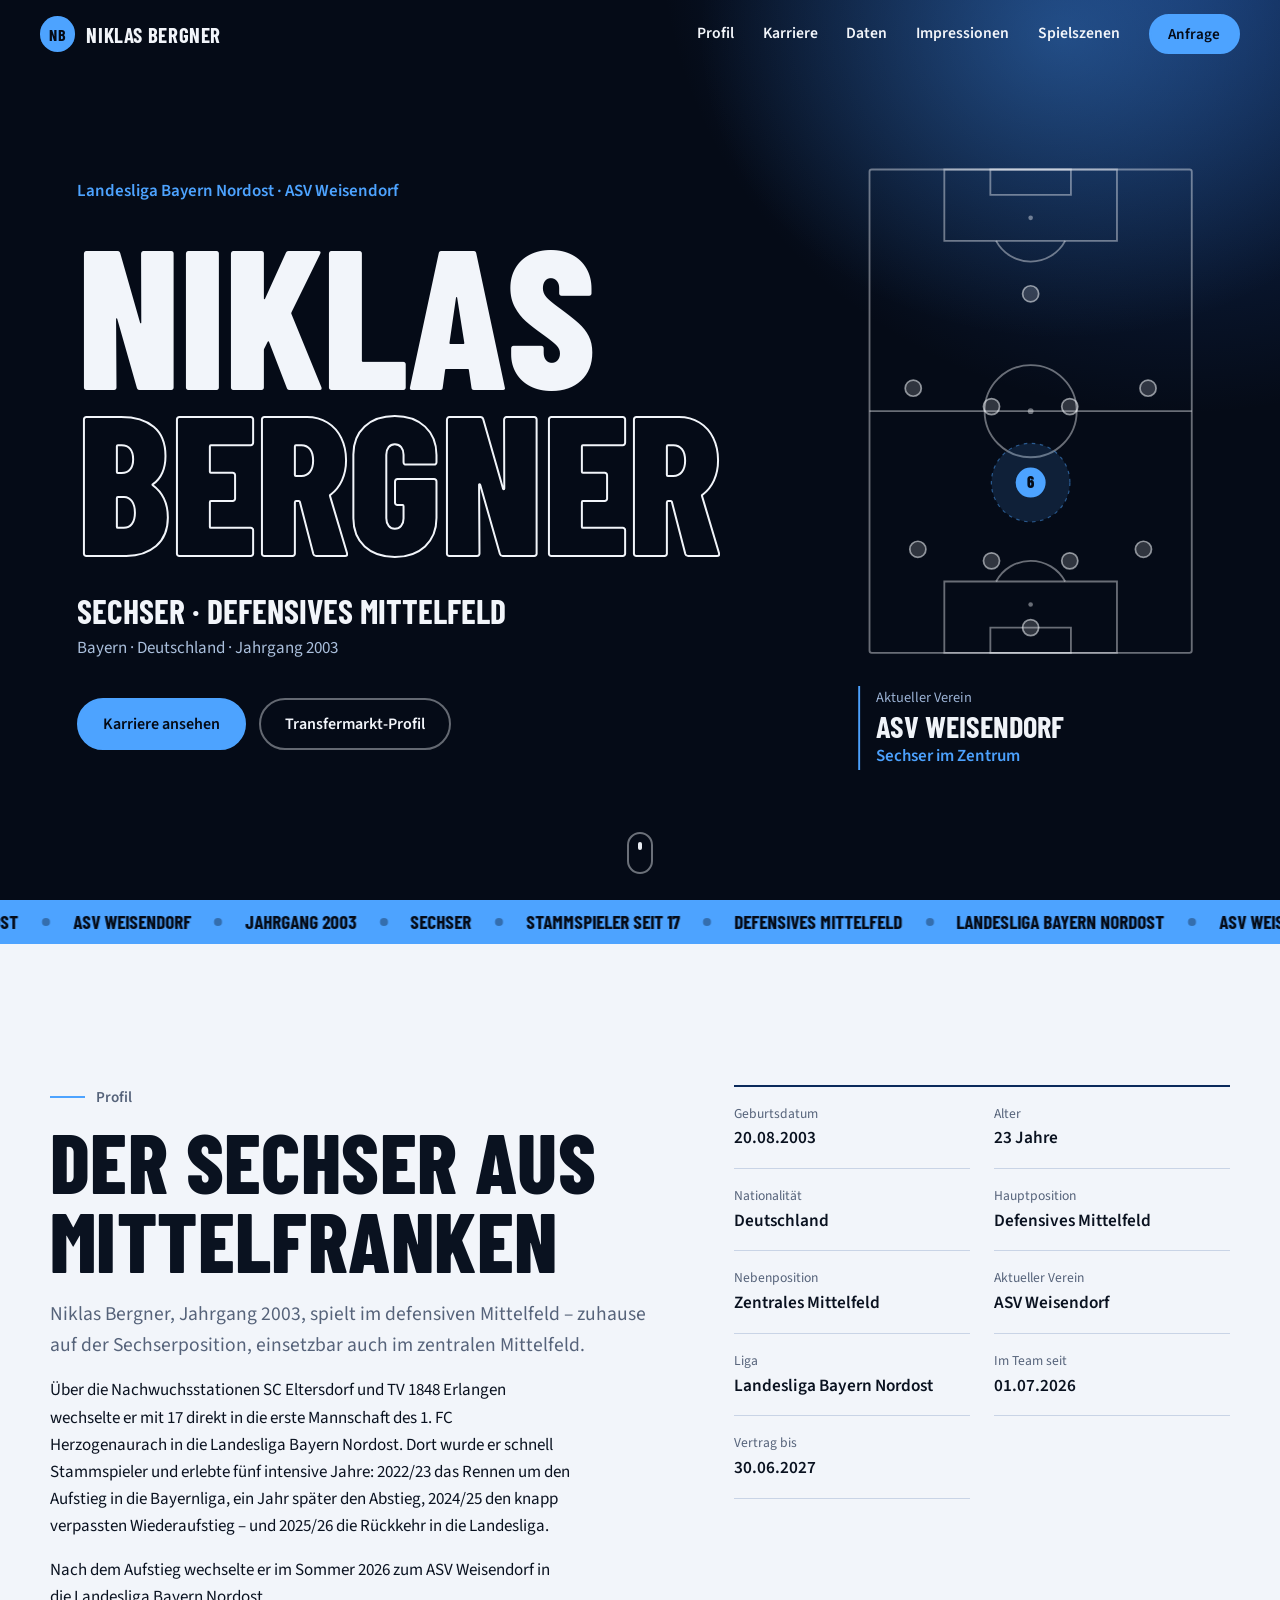
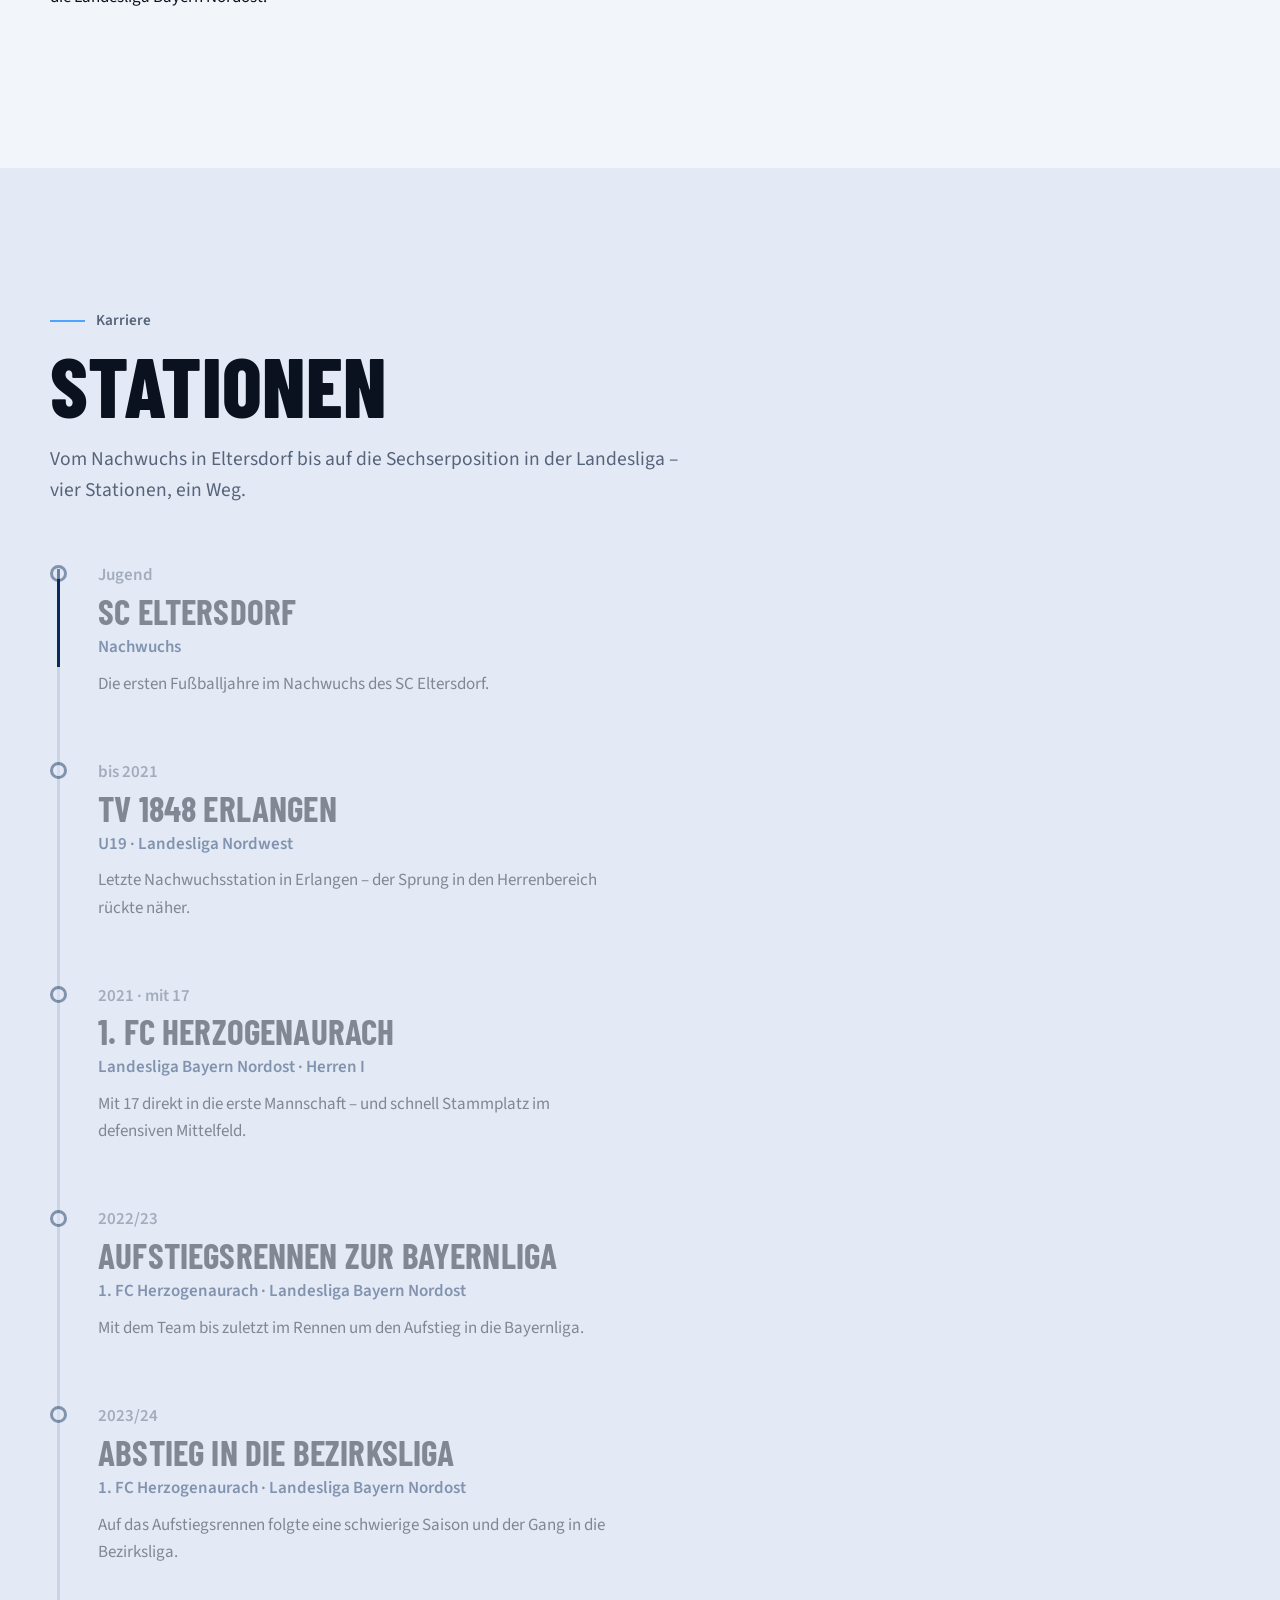
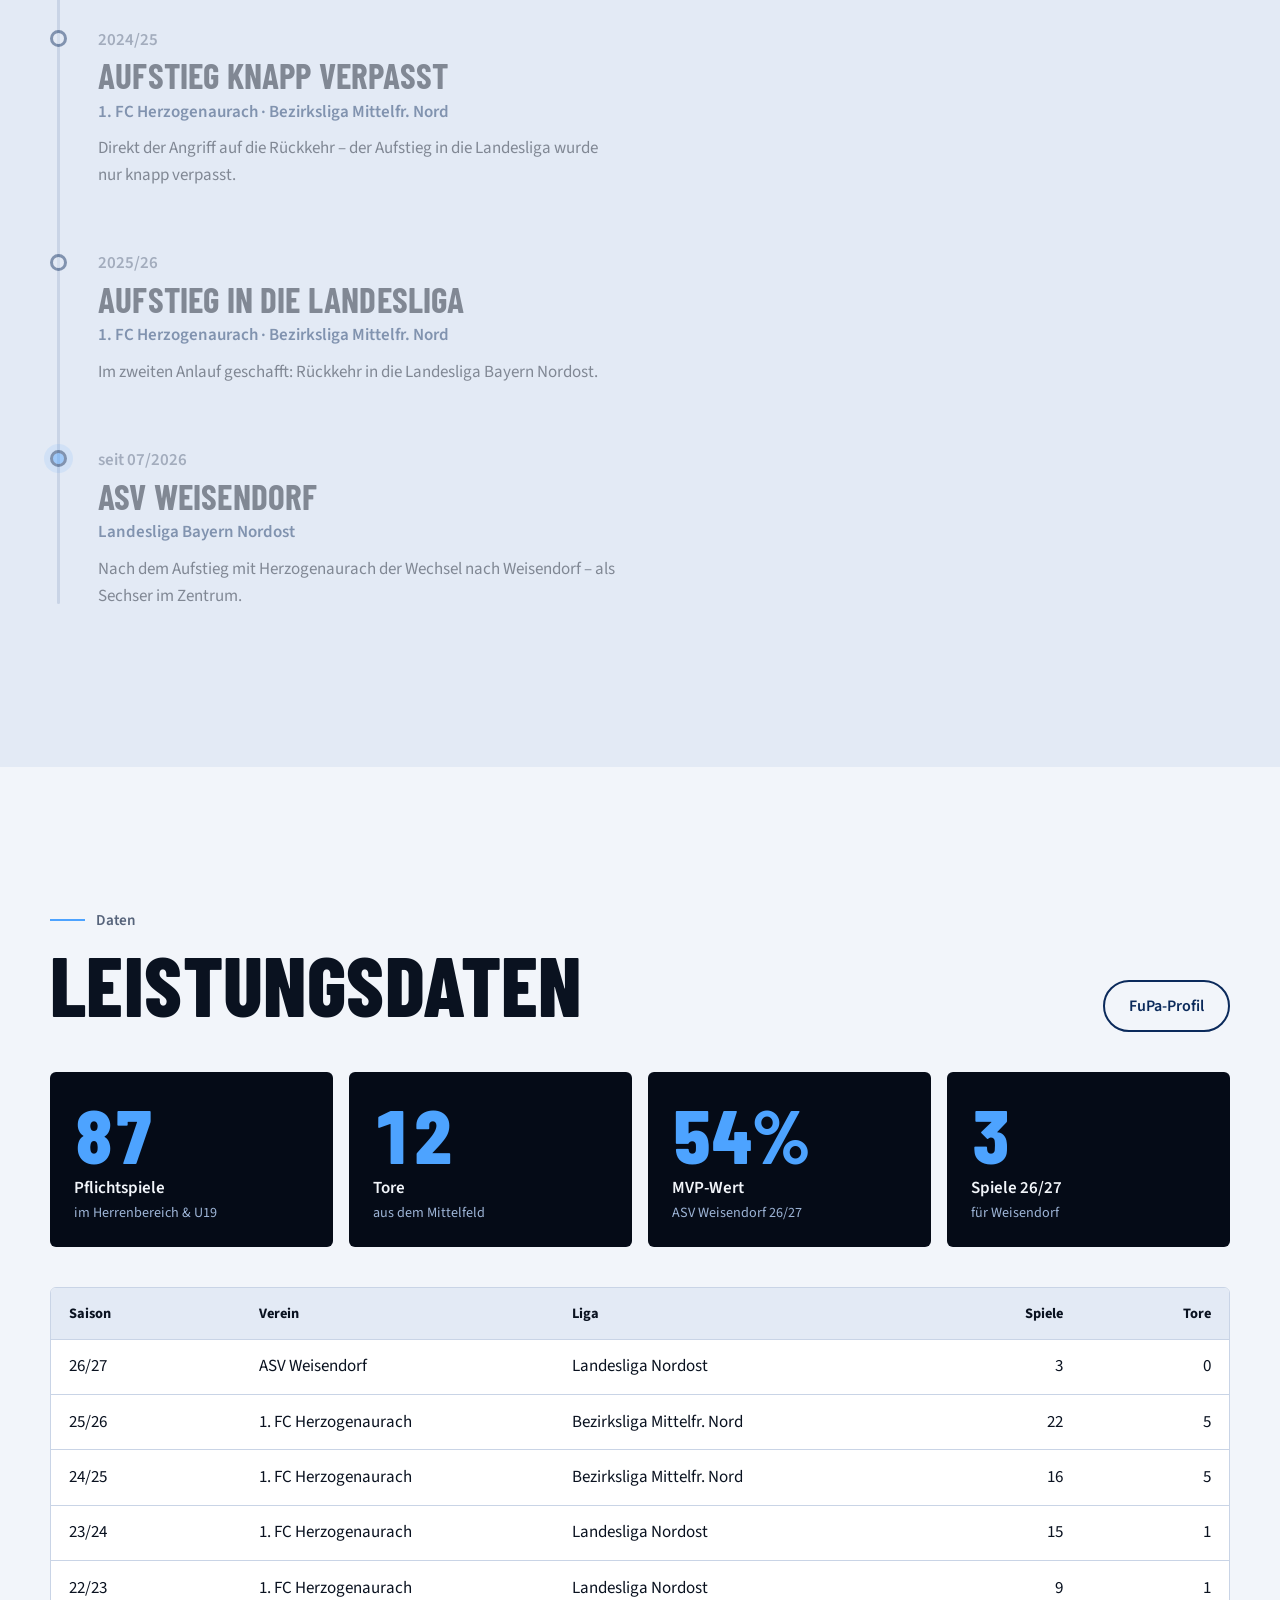
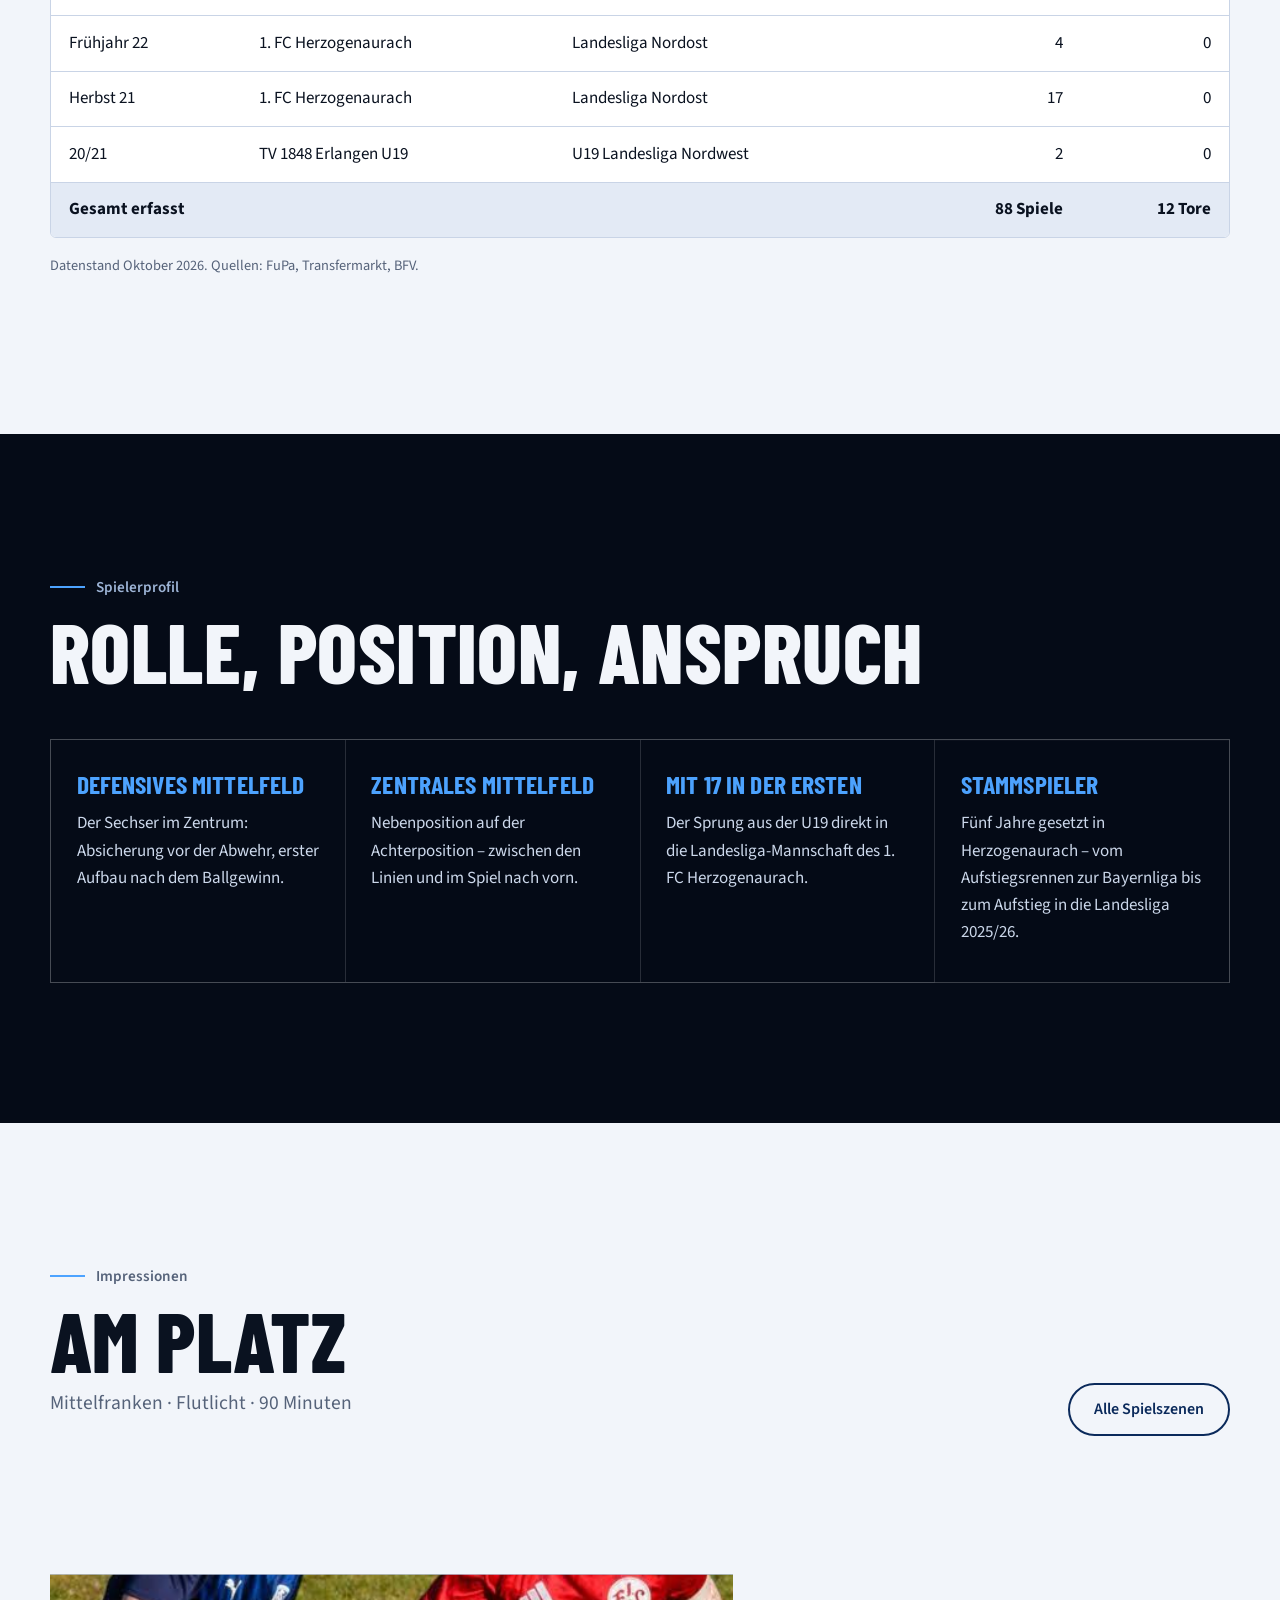
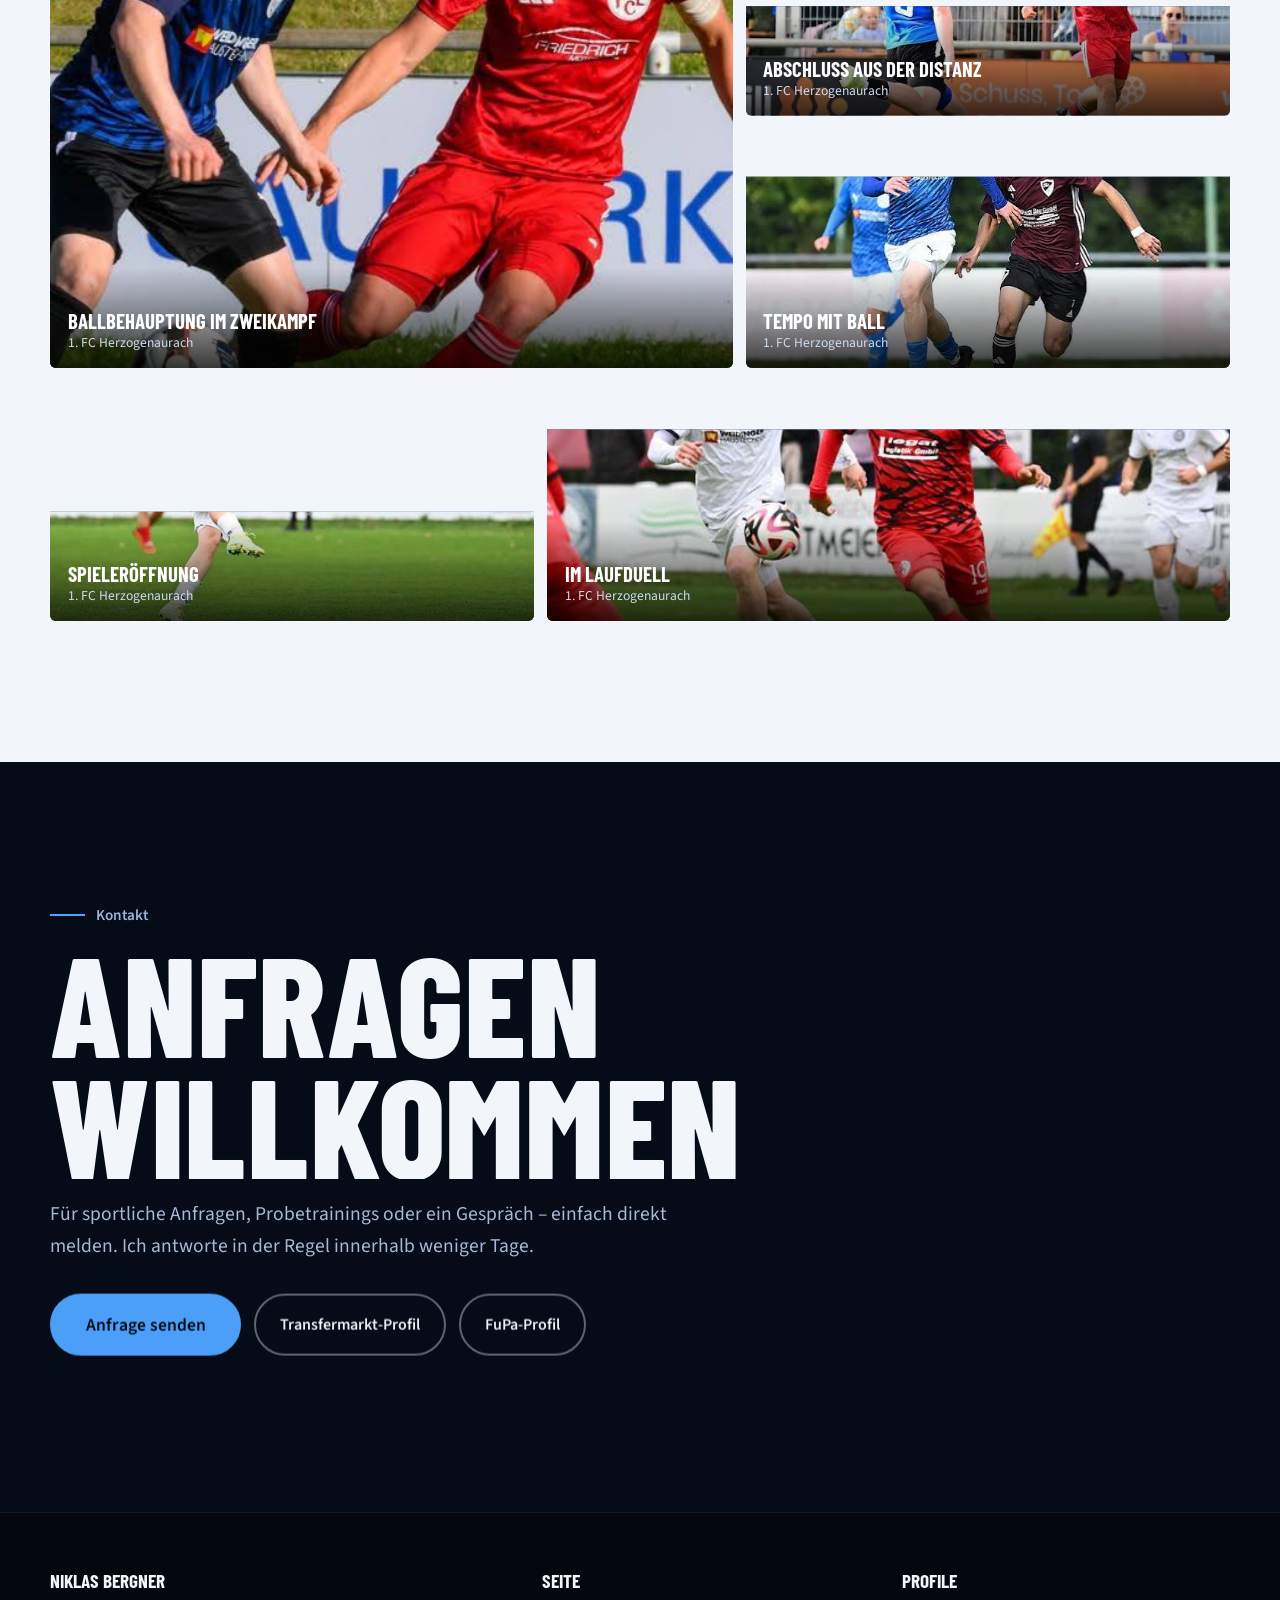
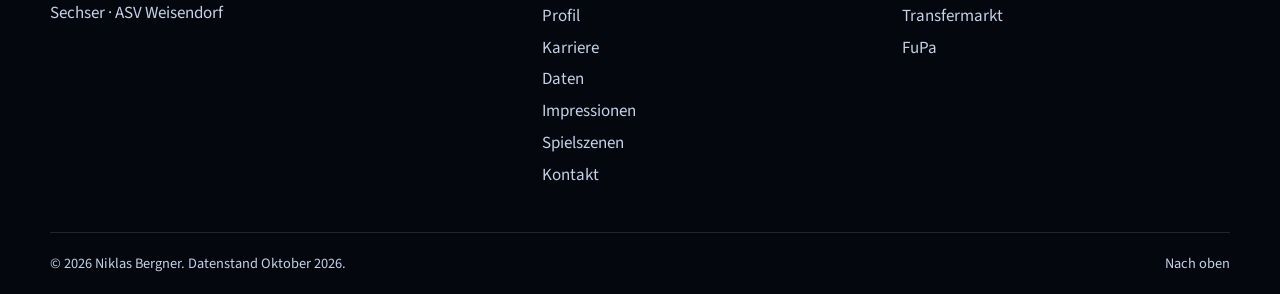
<file: index.html>
<!DOCTYPE html>
<html lang="de">
<head>
  <meta charset="UTF-8">
  <meta name="viewport" content="width=device-width, initial-scale=1">
  <title>Niklas Bergner | Defensives Mittelfeld – ASV Weisendorf</title>
  <meta name="description" content="Niklas Bergner, Jahrgang 2003: Sechser beim ASV Weisendorf in der Landesliga Bayern Nordost. Karriere, Leistungsdaten und Kontakt.">
  <meta name="theme-color" content="#050b17">
  <link rel="preconnect" href="https://fonts.googleapis.com">
  <link rel="preconnect" href="https://fonts.gstatic.com" crossorigin>
  <link href="https://fonts.googleapis.com/css2?family=Barlow+Condensed:wght@500;600;700;800&family=Source+Sans+3:wght@400;600&display=swap" rel="stylesheet">
  <script>
    // Animationen nur vorbereiten, wenn JavaScript läuft. Falls die Skripte nicht laden,
    // wird nach kurzer Zeit alles sichtbar geschaltet.
    document.documentElement.classList.add('js');
    if (!matchMedia('(prefers-reduced-motion: reduce)').matches) {
      document.documentElement.classList.add('motion');
      setTimeout(function () { if (!window.__motionReady) document.documentElement.classList.remove('motion'); }, 3000);
    }
  </script>
  <link rel="stylesheet" href="css/style.css">
</head>
<body id="top" class="page-home">

<header class="site-header">
  <a class="brand" href="index.html#top"><span class="brand-mark">NB</span>Niklas Bergner</a>
  <button class="nav-toggle" aria-label="Menü öffnen" aria-expanded="false" aria-controls="nav">Menü</button>
  <nav id="nav" class="nav">
    <a href="index.html#profil">Profil</a>
    <a href="index.html#karriere">Karriere</a>
    <a href="index.html#daten">Daten</a>
    <a href="index.html#galerie">Impressionen</a>
    <a href="spielszenen.html">Spielszenen</a>
    <button type="button" class="btn btn-small" data-open-contact>Anfrage</button>
  </nav>
</header>

<main>

  <!-- HERO -->
  <section class="hero">
    <div class="hero-glow" aria-hidden="true"></div>
    <div class="hero-inner">
      <p class="hero-kicker" data-hero>Landesliga Bayern Nordost · ASV Weisendorf</p>
      <h1 class="hero-name"><span class="hero-line">Niklas</span><span class="hero-line">Bergner</span></h1>
      <p class="hero-role" data-hero>Sechser · Defensives Mittelfeld</p>
      <p class="hero-meta" data-hero>Bayern · Deutschland · Jahrgang 2003</p>
      <div class="hero-actions" data-hero>
        <a class="btn" href="#karriere">Karriere ansehen</a>
        <a class="btn btn-ghost" href="https://www.transfermarkt.de/niklas-bergner/profil/spieler/958834" target="_blank" rel="noopener">Transfermarkt-Profil</a>
      </div>
    </div>

    <figure class="board" aria-label="Taktiktafel: Niklas Bergner als Sechser im 4-1-4-1">
      <svg class="board-pitch" viewBox="0 0 300 440" role="img" aria-hidden="true">
        <g class="pitch-lines" fill="none" stroke="currentColor" stroke-width="1.6">
          <rect x="10" y="10" width="280" height="420" rx="2"/>
          <line x1="10" y1="220" x2="290" y2="220"/>
          <circle cx="150" cy="220" r="40"/>
          <rect x="75" y="10" width="150" height="62"/>
          <rect x="115" y="10" width="70" height="22"/>
          <path d="M120 72 A 34 34 0 0 0 180 72"/>
          <rect x="75" y="368" width="150" height="62"/>
          <rect x="115" y="408" width="70" height="22"/>
          <path d="M120 368 A 34 34 0 0 1 180 368"/>
        </g>
        <g class="pitch-spots" fill="currentColor">
          <circle cx="150" cy="220" r="2.5"/>
          <circle cx="150" cy="52" r="2"/>
          <circle cx="150" cy="388" r="2"/>
        </g>
        <!-- Aufstellung 4-1-4-1, Spielrichtung nach oben -->
        <g class="players">
          <circle class="mate" cx="150" cy="408" r="7"/>
          <circle class="mate" cx="52" cy="340" r="7"/>
          <circle class="mate" cx="116" cy="350" r="7"/>
          <circle class="mate" cx="184" cy="350" r="7"/>
          <circle class="mate" cx="248" cy="340" r="7"/>
          <circle class="mate" cx="48" cy="200" r="7"/>
          <circle class="mate" cx="116" cy="216" r="7"/>
          <circle class="mate" cx="184" cy="216" r="7"/>
          <circle class="mate" cx="252" cy="200" r="7"/>
          <circle class="mate" cx="150" cy="118" r="7"/>
        </g>
        <g class="me">
          <circle class="me-zone" cx="150" cy="282" r="34"/>
          <circle class="me-pulse" cx="150" cy="282" r="12"/>
          <circle class="me-dot" cx="150" cy="282" r="12"/>
          <text class="me-num" x="150" y="287" text-anchor="middle">6</text>
        </g>
      </svg>
      <figcaption class="board-caption">
        <span>Aktueller Verein</span>
        <strong>ASV Weisendorf</strong>
        <em>Sechser im Zentrum</em>
      </figcaption>
    </figure>

    <a class="scroll-cue" href="#profil" aria-label="Weiter zum Profil"><span></span></a>
  </section>

  <div class="ticker" aria-hidden="true">
    <div class="ticker-track">
      <span>Defensives Mittelfeld</span><span>Landesliga Bayern Nordost</span><span>ASV Weisendorf</span><span>Jahrgang 2003</span><span>Sechser</span><span>Stammspieler seit 17</span>
      <span>Defensives Mittelfeld</span><span>Landesliga Bayern Nordost</span><span>ASV Weisendorf</span><span>Jahrgang 2003</span><span>Sechser</span><span>Stammspieler seit 17</span>
      <span>Defensives Mittelfeld</span><span>Landesliga Bayern Nordost</span><span>ASV Weisendorf</span><span>Jahrgang 2003</span><span>Sechser</span><span>Stammspieler seit 17</span>
      <span>Defensives Mittelfeld</span><span>Landesliga Bayern Nordost</span><span>ASV Weisendorf</span><span>Jahrgang 2003</span><span>Sechser</span><span>Stammspieler seit 17</span>
    </div>
  </div>

  <!-- PROFIL -->
  <section id="profil" class="section">
    <div class="wrap two-col">
      <div>
        <p class="eyebrow">Profil</p>
        <h2 data-split>Der Sechser aus Mittelfranken</h2>
        <p class="lead" data-fade>Niklas Bergner, Jahrgang 2003, spielt im defensiven Mittelfeld – zuhause auf der Sechserposition, einsetzbar auch im zentralen Mittelfeld.</p>
        <p data-fade>Über die Nachwuchsstationen SC Eltersdorf und TV 1848 Erlangen wechselte er mit 17 direkt in die erste Mannschaft des 1. FC Herzogenaurach in die Landesliga Bayern Nordost. Dort wurde er schnell Stammspieler und erlebte fünf intensive Jahre: 2022/23 das Rennen um den Aufstieg in die Bayernliga, ein Jahr später den Abstieg, 2024/25 den knapp verpassten Wiederaufstieg – und 2025/26 die Rückkehr in die Landesliga.</p>
        <p data-fade>Nach dem Aufstieg wechselte er im Sommer 2026 zum ASV Weisendorf in die Landesliga Bayern Nordost.</p>
      </div>
      <dl class="facts" data-stagger>
        <div><dt>Geburtsdatum</dt><dd>20.08.2003</dd></div>
        <div><dt>Alter</dt><dd><span id="age">23</span> Jahre</dd></div>
        <div><dt>Nationalität</dt><dd>Deutschland</dd></div>
        <div><dt>Hauptposition</dt><dd>Defensives Mittelfeld</dd></div>
        <div><dt>Nebenposition</dt><dd>Zentrales Mittelfeld</dd></div>
        <div><dt>Aktueller Verein</dt><dd>ASV Weisendorf</dd></div>
        <div><dt>Liga</dt><dd>Landesliga Bayern Nordost</dd></div>
        <div><dt>Im Team seit</dt><dd>01.07.2026</dd></div>
        <div><dt>Vertrag bis</dt><dd>30.06.2027</dd></div>
      </dl>
    </div>
  </section>

  <!-- KARRIERE -->
  <section id="karriere" class="section section-tint">
    <div class="wrap">
      <p class="eyebrow">Karriere</p>
      <h2 data-split>Stationen</h2>
      <p class="lead" data-fade>Vom Nachwuchs in Eltersdorf bis auf die Sechserposition in der Landesliga – vier Stationen, ein Weg.</p>

      <ol class="timeline">
        <li class="timeline-progress" aria-hidden="true"><span></span></li>
        <li>
          <span class="when">Jugend</span>
          <h3>SC Eltersdorf</h3>
          <p class="sub">Nachwuchs</p>
          <p>Die ersten Fußballjahre im Nachwuchs des SC Eltersdorf.</p>
        </li>
        <li>
          <span class="when">bis 2021</span>
          <h3>TV 1848 Erlangen</h3>
          <p class="sub">U19 · Landesliga Nordwest</p>
          <p>Letzte Nachwuchsstation in Erlangen – der Sprung in den Herrenbereich rückte näher.</p>
        </li>
        <li>
          <span class="when">2021 · mit 17</span>
          <h3>1. FC Herzogenaurach</h3>
          <p class="sub">Landesliga Bayern Nordost · Herren I</p>
          <p>Mit 17 direkt in die erste Mannschaft – und schnell Stammplatz im defensiven Mittelfeld.</p>
        </li>
        <li>
          <span class="when">2022/23</span>
          <h3>Aufstiegsrennen zur Bayernliga</h3>
          <p class="sub">1. FC Herzogenaurach · Landesliga Bayern Nordost</p>
          <p>Mit dem Team bis zuletzt im Rennen um den Aufstieg in die Bayernliga.</p>
        </li>
        <li>
          <span class="when">2023/24</span>
          <h3>Abstieg in die Bezirksliga</h3>
          <p class="sub">1. FC Herzogenaurach · Landesliga Bayern Nordost</p>
          <p>Auf das Aufstiegsrennen folgte eine schwierige Saison und der Gang in die Bezirksliga.</p>
        </li>
        <li>
          <span class="when">2024/25</span>
          <h3>Aufstieg knapp verpasst</h3>
          <p class="sub">1. FC Herzogenaurach · Bezirksliga Mittelfr. Nord</p>
          <p>Direkt der Angriff auf die Rückkehr – der Aufstieg in die Landesliga wurde nur knapp verpasst.</p>
        </li>
        <li>
          <span class="when">2025/26</span>
          <h3>Aufstieg in die Landesliga</h3>
          <p class="sub">1. FC Herzogenaurach · Bezirksliga Mittelfr. Nord</p>
          <p>Im zweiten Anlauf geschafft: Rückkehr in die Landesliga Bayern Nordost.</p>
        </li>
        <li class="current">
          <span class="when">seit 07/2026</span>
          <h3>ASV Weisendorf</h3>
          <p class="sub">Landesliga Bayern Nordost</p>
          <p>Nach dem Aufstieg mit Herzogenaurach der Wechsel nach Weisendorf – als Sechser im Zentrum.</p>
        </li>
      </ol>
    </div>
  </section>

  <!-- DATEN -->
  <section id="daten" class="section">
    <div class="wrap">
      <div class="section-head">
        <div>
          <p class="eyebrow">Daten</p>
          <h2 data-split>Leistungsdaten</h2>
        </div>
        <a class="btn btn-ghost-dark" href="https://www.fupa.net/player/niklas-bergner-1920566" target="_blank" rel="noopener">FuPa-Profil</a>
      </div>

      <div class="stats" data-stagger>
        <div class="stat"><strong data-count="88">88</strong><span>Pflichtspiele</span><small>im Herrenbereich &amp; U19</small></div>
        <div class="stat"><strong data-count="12">12</strong><span>Tore</span><small>aus dem Mittelfeld</small></div>
        <div class="stat"><strong data-count="55" data-suffix="%">55%</strong><span>MVP-Wert</span><small>ASV Weisendorf 26/27</small></div>
        <div class="stat"><strong data-count="3">3</strong><span>Spiele 26/27</span><small>für Weisendorf</small></div>
      </div>

      <div class="table-wrap" data-rows>
        <table>
          <thead>
            <tr><th>Saison</th><th>Verein</th><th>Liga</th><th class="num">Spiele</th><th class="num">Tore</th></tr>
          </thead>
          <tbody>
            <tr><td>26/27</td><td>ASV Weisendorf</td><td>Landesliga Nordost</td><td class="num">3</td><td class="num">0</td></tr>
            <tr><td>25/26</td><td>1. FC Herzogenaurach</td><td>Bezirksliga Mittelfr. Nord</td><td class="num">22</td><td class="num">5</td></tr>
            <tr><td>24/25</td><td>1. FC Herzogenaurach</td><td>Bezirksliga Mittelfr. Nord</td><td class="num">16</td><td class="num">5</td></tr>
            <tr><td>23/24</td><td>1. FC Herzogenaurach</td><td>Landesliga Nordost</td><td class="num">15</td><td class="num">1</td></tr>
            <tr><td>22/23</td><td>1. FC Herzogenaurach</td><td>Landesliga Nordost</td><td class="num">9</td><td class="num">1</td></tr>
            <tr><td>Frühjahr 22</td><td>1. FC Herzogenaurach</td><td>Landesliga Nordost</td><td class="num">4</td><td class="num">0</td></tr>
            <tr><td>Herbst 21</td><td>1. FC Herzogenaurach</td><td>Landesliga Nordost</td><td class="num">17</td><td class="num">0</td></tr>
            <tr><td>20/21</td><td>TV 1848 Erlangen U19</td><td>U19 Landesliga Nordwest</td><td class="num">2</td><td class="num">0</td></tr>
          </tbody>
          <tfoot>
            <tr><td colspan="3">Gesamt erfasst</td><td class="num">88 Spiele</td><td class="num">12 Tore</td></tr>
          </tfoot>
        </table>
      </div>
      <p class="note">Datenstand Oktober 2026. Quellen: FuPa, Transfermarkt, BFV.</p>
    </div>
  </section>

  <!-- SPIELERPROFIL -->
  <section class="section section-dark">
    <div class="wrap">
      <p class="eyebrow">Spielerprofil</p>
      <h2 data-split>Rolle, Position, Anspruch</h2>
      <div class="cards" data-stagger>
        <article>
          <h3>Defensives Mittelfeld</h3>
          <p>Der Sechser im Zentrum: Absicherung vor der Abwehr, erster Aufbau nach dem Ballgewinn.</p>
        </article>
        <article>
          <h3>Zentrales Mittelfeld</h3>
          <p>Nebenposition auf der Achterposition – zwischen den Linien und im Spiel nach vorn.</p>
        </article>
        <article>
          <h3>Mit 17 in der Ersten</h3>
          <p>Der Sprung aus der U19 direkt in die Landesliga-Mannschaft des 1. FC Herzogenaurach.</p>
        </article>
        <article>
          <h3>Stammspieler</h3>
          <p>Fünf Jahre gesetzt in Herzogenaurach – vom Aufstiegsrennen zur Bayernliga bis zum Aufstieg in die Landesliga 2025/26.</p>
        </article>
      </div>
    </div>
  </section>

  <!-- GALERIE -->
  <section id="galerie" class="section">
    <div class="wrap">
      <div class="section-head">
        <div>
          <p class="eyebrow">Impressionen</p>
          <h2 data-split>Am Platz</h2>
          <p class="lead">Mittelfranken · Flutlicht · 90 Minuten</p>
        </div>
        <a class="btn btn-ghost-dark" href="spielszenen.html">Alle Spielszenen</a>
      </div>
      <div class="gallery">
        <figure class="g1"><img src="galerie-1.jpg" alt="Niklas Bergner behauptet den Ball im Zweikampf" loading="lazy" style="object-position: center 15%" onerror="this.remove()"><figcaption>Ballbehauptung im Zweikampf<span>1. FC Herzogenaurach</span></figcaption></figure>
        <figure class="g2"><img src="galerie-2.jpg" alt="Niklas Bergner beim Abschluss aus der Distanz" loading="lazy" style="object-position: center 35%" onerror="this.remove()"><figcaption>Abschluss aus der Distanz<span>1. FC Herzogenaurach</span></figcaption></figure>
        <figure class="g3"><img src="galerie-3.jpg" alt="Niklas Bergner mit Ball im Tempo" loading="lazy" style="object-position: center 30%" onerror="this.remove()"><figcaption>Tempo mit Ball<span>1. FC Herzogenaurach</span></figcaption></figure>
        <figure class="g4"><img src="galerie-4.jpg" alt="Niklas Bergner bei der Spieleröffnung" loading="lazy" style="object-position: center 30%" onerror="this.remove()"><figcaption>Spieleröffnung<span>1. FC Herzogenaurach</span></figcaption></figure>
        <figure class="g5"><img src="galerie-5.jpg" alt="Niklas Bergner im Laufduell" loading="lazy" style="object-position: center 30%" onerror="this.remove()"><figcaption>Im Laufduell<span>1. FC Herzogenaurach</span></figcaption></figure>
      </div>
    </div>
  </section>

  <!-- KONTAKT -->
  <section id="kontakt" class="section section-contact">
    <div class="wrap">
      <p class="eyebrow">Kontakt</p>
      <h2 class="contact-title" data-split>Anfragen willkommen</h2>
      <p class="lead" data-fade>Für sportliche Anfragen, Probetrainings oder ein Gespräch – einfach direkt melden. Ich antworte in der Regel innerhalb weniger Tage.</p>
      <p class="link-row" data-fade>
        <button type="button" class="btn btn-large" data-open-contact>Anfrage senden</button>
        <a class="btn btn-ghost" href="https://www.transfermarkt.de/niklas-bergner/profil/spieler/958834" target="_blank" rel="noopener">Transfermarkt-Profil</a>
        <a class="btn btn-ghost" href="https://www.fupa.net/player/niklas-bergner-1920566" target="_blank" rel="noopener">FuPa-Profil</a>
      </p>
    </div>
  </section>
</main>

<footer class="site-footer">
  <div class="wrap footer-grid">
    <div>
      <strong>Niklas Bergner</strong>
      <p>Sechser · ASV Weisendorf</p>
    </div>
    <div>
      <strong>Seite</strong>
      <a href="index.html#profil">Profil</a>
      <a href="index.html#karriere">Karriere</a>
      <a href="index.html#daten">Daten</a>
      <a href="index.html#galerie">Impressionen</a>
      <a href="spielszenen.html">Spielszenen</a>
      <a href="#" data-open-contact>Kontakt</a>
    </div>
    <div>
      <strong>Profile</strong>
      <a href="https://www.transfermarkt.de/niklas-bergner/profil/spieler/958834" target="_blank" rel="noopener">Transfermarkt</a>
      <a href="https://www.fupa.net/player/niklas-bergner-1920566" target="_blank" rel="noopener">FuPa</a>
    </div>
  </div>
  <div class="wrap footer-bottom">
    <span>© 2026 Niklas Bergner. Datenstand Oktober 2026.</span>
    <a href="#top">Nach oben</a>
  </div>
</footer>

<script src="js/vendor/gsap.min.js"></script>
<script src="js/vendor/ScrollTrigger.min.js"></script>
<script src="js/vendor/SplitText.min.js"></script>
<script src="js/vendor/lenis.min.js"></script>
<script src="js/main.js"></script>
<script src="js/motion.js"></script>
</body>
</html>
</file>
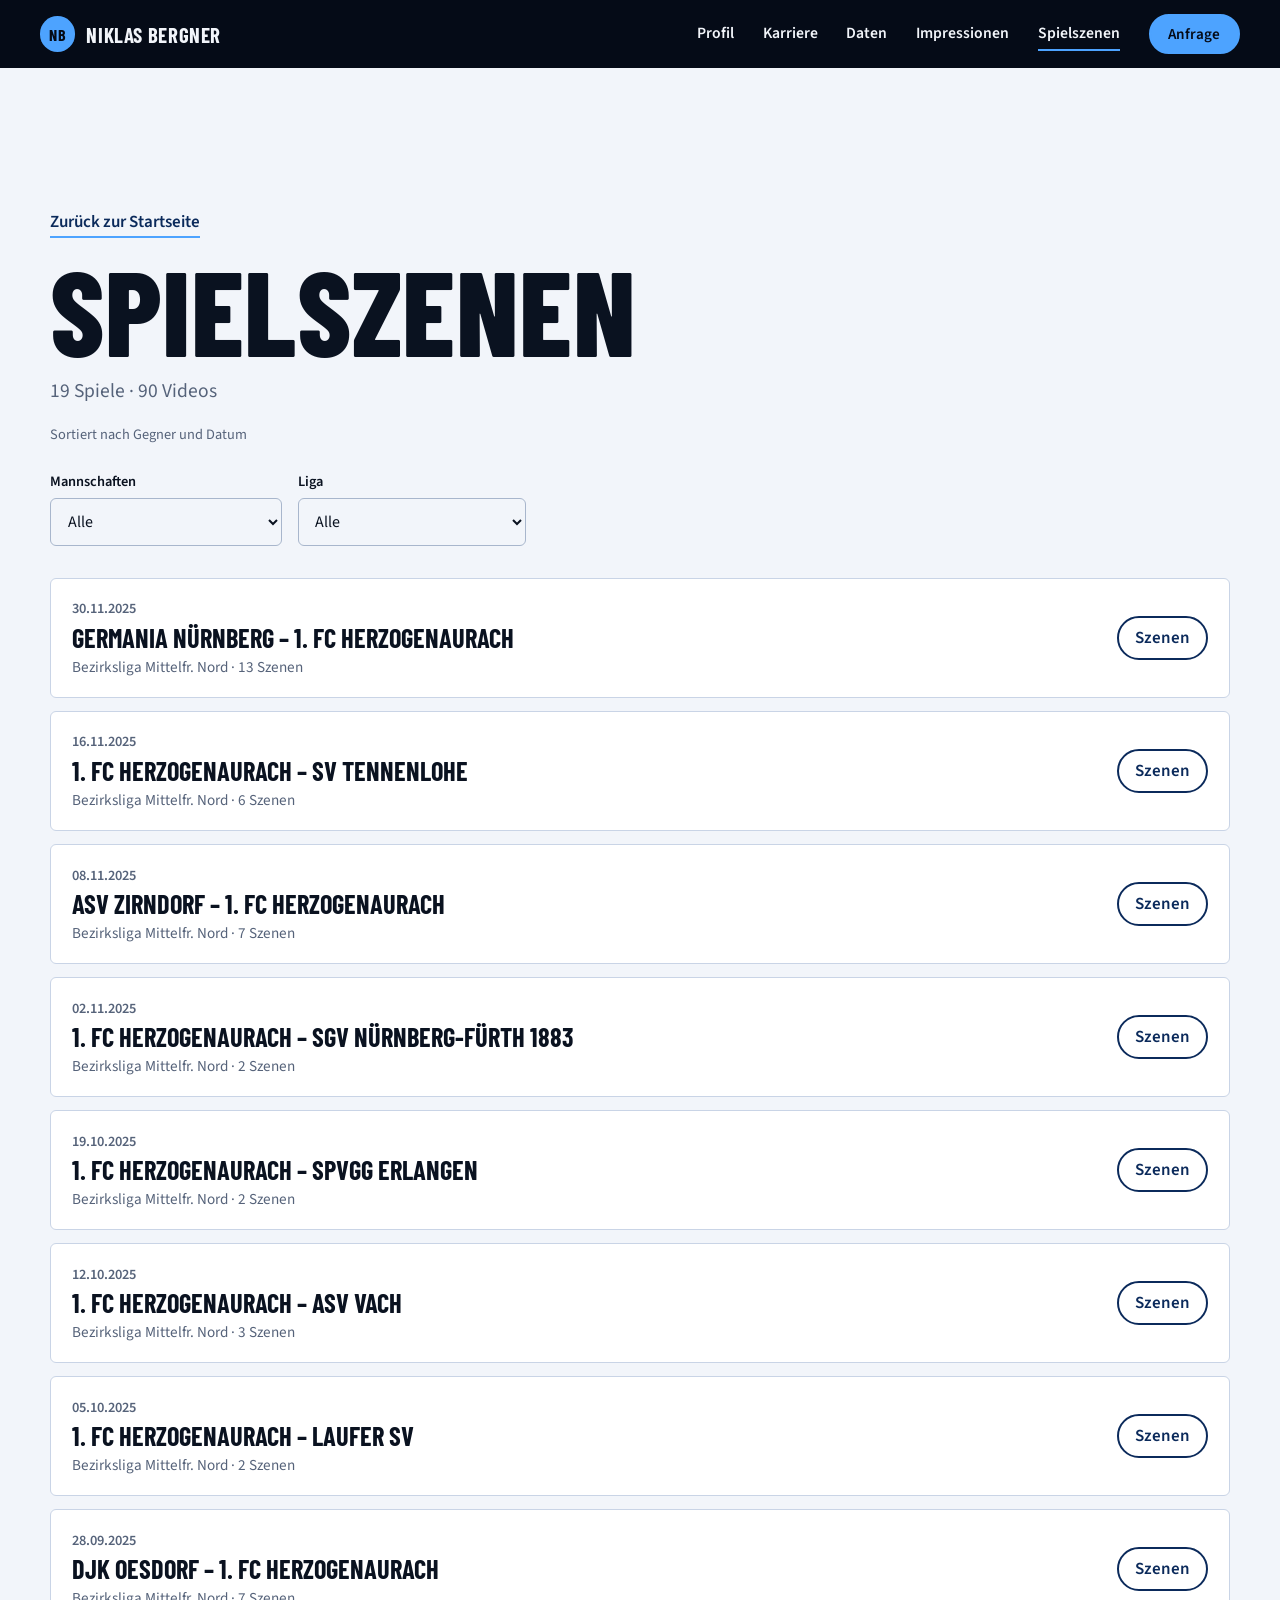
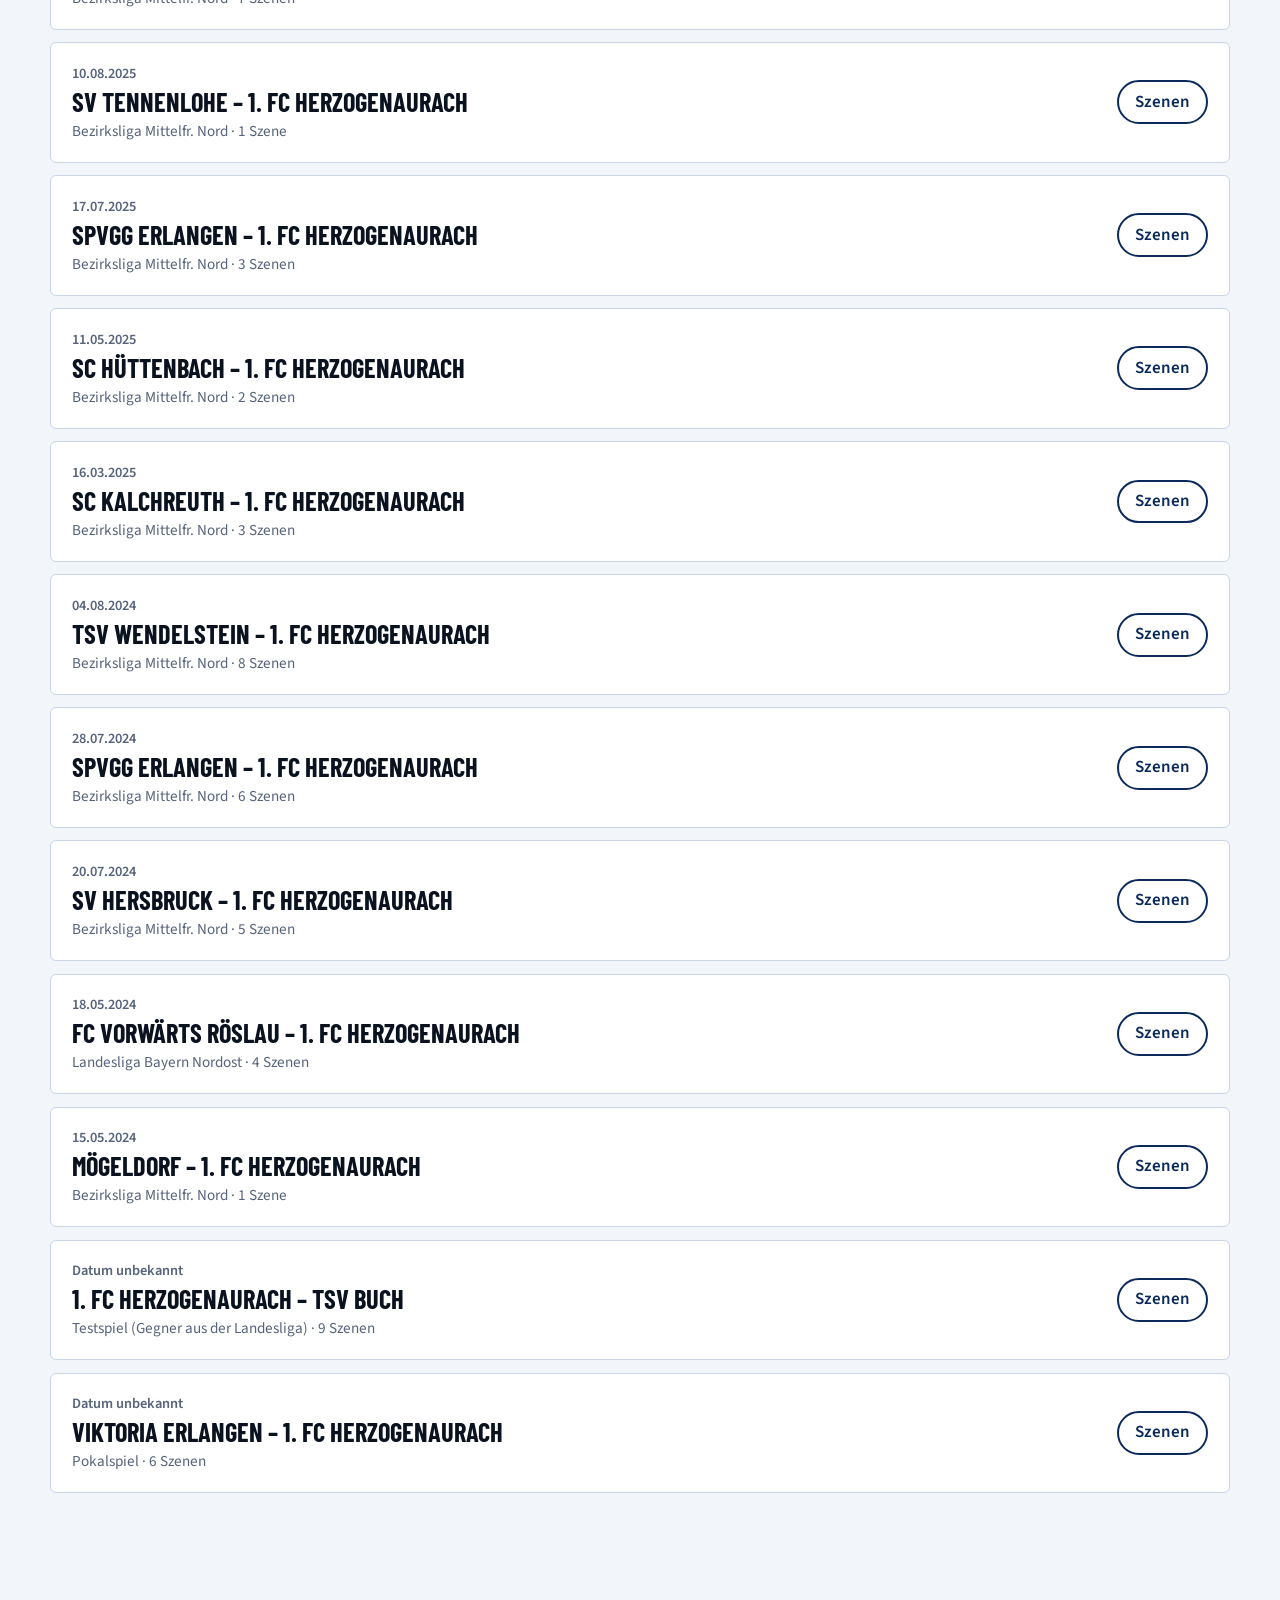
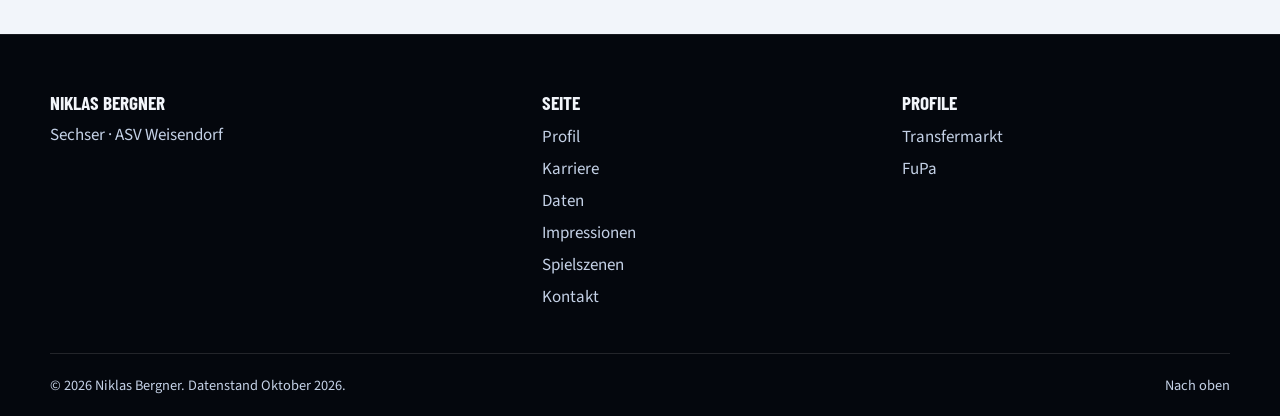
<file: spielszenen.html>
<!DOCTYPE html>
<html lang="de">
<head>
  <meta charset="UTF-8">
  <meta name="viewport" content="width=device-width, initial-scale=1">
  <title>Spielszenen | Niklas Bergner</title>
  <meta name="description" content="Videoszenen von Niklas Bergner – sortiert nach Spiel, Gegner und Datum.">
  <link rel="preconnect" href="https://fonts.googleapis.com">
  <link rel="preconnect" href="https://fonts.gstatic.com" crossorigin>
  <link href="https://fonts.googleapis.com/css2?family=Barlow+Condensed:wght@500;600;700;800&family=Source+Sans+3:wght@400;600&display=swap" rel="stylesheet">
  <meta name="theme-color" content="#050b17">
  <script>
    document.documentElement.classList.add('js');
    if (!matchMedia('(prefers-reduced-motion: reduce)').matches) {
      document.documentElement.classList.add('motion');
      setTimeout(function () { if (!window.__motionReady) document.documentElement.classList.remove('motion'); }, 3000);
    }
  </script>
  <link rel="stylesheet" href="css/style.css">
</head>
<body id="top" class="page-inner">

<header class="site-header">
  <a class="brand" href="index.html#top"><span class="brand-mark">NB</span>Niklas Bergner</a>
  <button class="nav-toggle" aria-label="Menü öffnen" aria-expanded="false" aria-controls="nav">Menü</button>
  <nav id="nav" class="nav">
    <a href="index.html#profil">Profil</a>
    <a href="index.html#karriere">Karriere</a>
    <a href="index.html#daten">Daten</a>
    <a href="index.html#galerie">Impressionen</a>
    <a href="spielszenen.html" aria-current="page">Spielszenen</a>
    <button type="button" class="btn btn-small" data-open-contact>Anfrage</button>
  </nav>
</header>

<main class="section">
  <div class="wrap">
    <a class="back" href="index.html#galerie">Zurück zur Startseite</a>
    <h1 class="page-title">Spielszenen</h1>
    <p class="lead" id="summary"></p>
    <p class="note">Sortiert nach Gegner und Datum</p>

    <div class="filters" aria-label="Filtern">
      <label>Mannschaften
        <select id="filter-team"><option value="">Alle</option></select>
      </label>
      <label>Liga
        <select id="filter-league"><option value="">Alle</option></select>
      </label>
    </div>

    <div id="matches" class="matches"></div>
    <p id="empty" class="note" hidden>Keine Spiele für diese Auswahl.</p>
  </div>
</main>

<footer class="site-footer">
  <div class="wrap footer-grid">
    <div>
      <strong>Niklas Bergner</strong>
      <p>Sechser · ASV Weisendorf</p>
    </div>
    <div>
      <strong>Seite</strong>
      <a href="index.html#profil">Profil</a>
      <a href="index.html#karriere">Karriere</a>
      <a href="index.html#daten">Daten</a>
      <a href="index.html#galerie">Impressionen</a>
      <a href="spielszenen.html">Spielszenen</a>
      <a href="#" data-open-contact>Kontakt</a>
    </div>
    <div>
      <strong>Profile</strong>
      <a href="https://www.transfermarkt.de/niklas-bergner/profil/spieler/958834" target="_blank" rel="noopener">Transfermarkt</a>
      <a href="https://www.fupa.net/player/niklas-bergner-1920566" target="_blank" rel="noopener">FuPa</a>
    </div>
  </div>
  <div class="wrap footer-bottom">
    <span>© 2026 Niklas Bergner. Datenstand Oktober 2026.</span>
    <a href="#top">Nach oben</a>
  </div>
</footer>

<script src="js/vendor/gsap.min.js"></script>
<script src="js/vendor/ScrollTrigger.min.js"></script>
<script src="js/vendor/SplitText.min.js"></script>
<script src="js/vendor/lenis.min.js"></script>
<script src="js/main.js"></script>
<script src="js/spielszenen.js"></script>
<script src="js/motion.js"></script>
</body>
</html>
</file>
<file: css/style.css>
:root {
  --night: #050b17;
  --pitch-deep: #04070d;
  --pitch: #0b2a5b;
  --royal: #1d4fa8;
  --flood: #4da3ff;
  --flood-soft: #8cc2ff;
  --chalk: #f2f5fa;
  --turf: #e3eaf5;
  --ink: #0a1220;
  --muted: #56637a;
  --line: #c9d4e6;
  --radius: 6px;
  --ease: cubic-bezier(.2,.7,.2,1);
  --head: "Barlow Condensed", "Roboto Condensed", "Arial Narrow", "DejaVu Sans Condensed", sans-serif;
  --body: "Source Sans 3", system-ui, -apple-system, "Segoe UI", sans-serif;
  --header-h: 68px;
}

*, *::before, *::after { box-sizing: border-box; }
html { scroll-behavior: smooth; scroll-padding-top: var(--header-h); }
/* Lenis übernimmt das weiche Scrollen selbst */
html.lenis, html.lenis body { height: auto; scroll-behavior: auto; }
.lenis.lenis-stopped { overflow: clip; }
.lenis [data-lenis-prevent] { overscroll-behavior: contain; }
.lenis.lenis-smooth iframe { pointer-events: none; }

body {
  margin: 0;
  font-family: var(--body);
  font-size: 1.0625rem;
  line-height: 1.6;
  color: var(--ink);
  background: var(--chalk);
  -webkit-font-smoothing: antialiased;
}
img { max-width: 100%; display: block; }
a { color: inherit; }
:focus-visible { outline: 3px solid var(--flood); outline-offset: 3px; }
::selection { background: var(--flood); color: var(--night); }

h1, h2, h3 { font-family: var(--head); line-height: .95; margin: 0; text-transform: uppercase; letter-spacing: .005em; }
h2 { font-size: clamp(2.1rem, 9.5vw, 5.2rem); font-weight: 800; margin-bottom: 1.2rem; }
h3 { font-size: 1.6rem; font-weight: 700; }
p { margin: 0 0 1rem; max-width: 65ch; }
.lead { font-size: 1.22rem; color: var(--muted); }
.note { font-size: .9rem; color: var(--muted); margin-top: 1rem; }
.eyebrow { display: flex; align-items: center; gap: .7rem; font-weight: 600; color: var(--muted); margin-bottom: .8rem; font-size: .95rem; }
.eyebrow::before { content: ""; width: 2.2rem; height: 2px; background: var(--flood); }

.wrap { width: min(1180px, 100% - 2.5rem); margin-inline: auto; }
.section { padding: clamp(4.5rem, 11vw, 9rem) 0; position: relative; }
.section-tint { background: var(--turf); }
.section-dark { background: var(--night); color: var(--chalk); }
.section-dark .eyebrow { color: #9db4d6; }
.two-col { display: grid; gap: clamp(2.5rem, 6vw, 5rem); grid-template-columns: 1.1fr .9fr; align-items: start; }
.section-head { display: flex; justify-content: space-between; align-items: end; gap: 1.5rem; flex-wrap: wrap; margin-bottom: 2.5rem; }
.section-head h2 { margin-bottom: .5rem; }

/* Buttons */
.btn {
  display: inline-flex; align-items: center; justify-content: center; cursor: pointer; position: relative; overflow: hidden; isolation: isolate;
  border: 2px solid var(--flood); background: var(--flood); color: var(--night); font: 600 1rem var(--body);
  padding: .82rem 1.5rem; border-radius: 999px; text-decoration: none;
  transition: color .3s var(--ease), border-color .3s var(--ease), background .3s var(--ease);
}
.btn::before { /* Füllung, die beim Hover von unten aufsteigt */
  content: ""; position: absolute; inset: 0; z-index: -1; background: var(--chalk);
  transform: translateY(101%); transition: transform .45s var(--ease); border-radius: inherit;
}
.btn:hover::before { transform: none; }
.btn:hover { border-color: var(--chalk); color: var(--night); }
.btn-small { padding: .45rem 1.1rem; font-size: .95rem; }
.btn-large { padding: 1.05rem 2.1rem; font-size: 1.1rem; }
.btn-ghost { background: transparent; color: var(--chalk); border-color: rgba(242,245,250,.4); }
.btn-ghost::before { background: var(--chalk); }
.btn-ghost:hover { color: var(--night); border-color: var(--chalk); }
.btn-ghost-dark { background: transparent; color: var(--pitch); border-color: var(--pitch); }
.btn-ghost-dark::before { background: var(--pitch); }
.btn-ghost-dark:hover { color: var(--chalk); border-color: var(--pitch); }
.link-row { display: flex; gap: .8rem; flex-wrap: wrap; margin-top: 2rem; max-width: none; }

/* Header */
.site-header {
  position: sticky; top: 0; z-index: 50; height: var(--header-h);
  display: flex; align-items: center; justify-content: space-between;
  padding: 0 clamp(1rem, 4vw, 2.5rem); background: var(--night); color: var(--chalk);
  transition: background .4s var(--ease), transform .45s var(--ease), box-shadow .4s;
}
/* Startseite: Header liegt transparent über dem Hero */
.page-home .site-header { position: fixed; inset: 0 0 auto 0; background: transparent; }
.page-home .site-header.is-solid {
  background: rgba(5,11,23,.82); -webkit-backdrop-filter: blur(14px); backdrop-filter: blur(14px);
  box-shadow: 0 1px 0 rgba(255,255,255,.08);
}
.site-header.is-hidden { transform: translateY(-100%); }
.brand { display: flex; align-items: center; gap: .7rem; text-decoration: none; font: 700 1.3rem var(--head); text-transform: uppercase; letter-spacing: .03em; }
.brand-mark { display: grid; place-items: center; width: 2.2rem; height: 2.2rem; background: var(--flood); color: var(--night); border-radius: 50%; font-size: 1rem; }
.nav { display: flex; align-items: center; gap: 1.8rem; }
.nav a { text-decoration: none; font-weight: 600; font-size: .98rem; position: relative; }
.nav a:not(.btn)::after {
  content: ""; position: absolute; left: 0; right: 0; bottom: -4px; height: 2px; background: var(--flood);
  transform: scaleX(0); transform-origin: right; transition: transform .4s var(--ease);
}
.nav a:not(.btn):hover::after, .nav a[aria-current="page"]::after { transform: scaleX(1); transform-origin: left; }
.nav-toggle { display: none; background: none; border: 1px solid rgba(255,255,255,.4); color: inherit; padding: .4rem .9rem; border-radius: 999px; font: 600 .95rem var(--body); cursor: pointer; }

/* Hero */
.hero {
  position: relative; overflow: hidden; min-height: 100svh;
  background: var(--night); color: var(--chalk);
  display: grid; grid-template-columns: 1.35fr .65fr; gap: clamp(2rem, 5vw, 4rem); align-items: center;
  padding: calc(var(--header-h) + 3rem) clamp(1.25rem, 6vw, 5.5rem) 5.5rem;
}
.hero-glow { /* Flutlicht von oben rechts */
  position: absolute; inset: -20% -10% auto auto; width: 90vw; height: 120%; pointer-events: none;
  background:
    radial-gradient(45% 40% at 70% 20%, rgba(77,163,255,.32), transparent 70%),
    radial-gradient(60% 60% at 80% 10%, rgba(29,79,168,.55), transparent 75%);
}
.hero-inner { position: relative; z-index: 1; }
.hero-kicker { color: var(--flood); font-weight: 600; margin-bottom: 1.4rem; }
.hero-name { font-size: clamp(3.4rem, 15.5vw, 13.5rem); font-weight: 800; line-height: .84; margin-bottom: 1.8rem; letter-spacing: -.01em; }
.hero-line { display: block; white-space: nowrap; }
.hero-line:last-child { color: transparent; -webkit-text-stroke: 2px var(--chalk); }
.hero-role { font: 700 clamp(1.4rem, 3vw, 2.1rem) var(--head); text-transform: uppercase; margin-bottom: .3rem; }
.hero-meta { color: #aabfdc; margin-bottom: 2.2rem; }
.hero-actions { display: flex; gap: .8rem; flex-wrap: wrap; }

/* Taktiktafel */
.board { position: relative; z-index: 1; margin: 0; justify-self: end; width: min(100%, 360px); color: rgba(242,245,250,.42); }
.board-pitch { width: 100%; height: auto; display: block; overflow: visible; }
.players .mate { fill: rgba(242,245,250,.18); stroke: rgba(242,245,250,.55); stroke-width: 1.5; }
.me-zone { fill: rgba(77,163,255,.14); stroke: rgba(77,163,255,.5); stroke-width: 1; stroke-dasharray: 3 4; }
.me-dot { fill: var(--flood); }
.me-pulse { fill: none; stroke: var(--flood); stroke-width: 2; transform-box: fill-box; transform-origin: center; animation: pulse 2.4s var(--ease) infinite; }
.me-num { font: 800 14px var(--head); fill: var(--night); }
@keyframes pulse { from { transform: scale(1); opacity: .9; } to { transform: scale(3.2); opacity: 0; } }
.board-caption { margin-top: 1.4rem; display: grid; gap: .1rem; padding-left: 1rem; border-left: 2px solid var(--flood); color: var(--chalk); }
.board-caption span { color: #9db4d6; font-size: .9rem; }
.board-caption strong { font: 700 1.9rem var(--head); text-transform: uppercase; line-height: 1; }
.board-caption em { color: var(--flood); font-style: normal; font-weight: 600; }

.scroll-cue {
  position: absolute; left: 50%; bottom: 1.6rem; width: 26px; height: 42px; margin-left: -13px;
  border: 2px solid rgba(242,245,250,.45); border-radius: 999px; z-index: 1;
}
.scroll-cue span { position: absolute; left: 50%; top: 8px; width: 4px; height: 8px; margin-left: -2px; border-radius: 2px; background: var(--chalk); animation: cue 1.8s var(--ease) infinite; }
@keyframes cue { 0% { transform: translateY(0); opacity: 1; } 70% { transform: translateY(14px); opacity: 0; } 100% { opacity: 0; } }

/* Laufband */
.ticker { background: var(--flood); color: var(--night); overflow: hidden; white-space: nowrap; position: relative; z-index: 2; }
.ticker-track { display: inline-flex; will-change: transform; animation: ticker 28s linear infinite; }
.motion .ticker-track { animation: none; } /* mit JavaScript steuert GSAP das Band, abhängig vom Scrolltempo */
.ticker span { font: 700 1.2rem var(--head); text-transform: uppercase; padding: .65rem 1.7rem; position: relative; }
.ticker span::after { content: ""; position: absolute; right: -4px; top: 50%; width: 8px; height: 8px; margin-top: -4px; border-radius: 50%; background: var(--night); opacity: .35; }
@keyframes ticker { to { transform: translateX(-25%); } }

/* Fakten */
.facts { margin: 0; display: grid; grid-template-columns: 1fr 1fr; gap: 0 1.5rem; border-top: 2px solid var(--pitch); }
.facts div { padding: 1rem 0; border-bottom: 1px solid var(--line); }
.facts dt { font-size: .85rem; color: var(--muted); }
.facts dd { margin: 0; font-weight: 600; font-size: 1.08rem; }

/* Zeitstrahl */
.timeline { list-style: none; margin: 3.5rem 0 0; padding: 0; position: relative; }
.timeline::before { /* Grundlinie */
  content: ""; position: absolute; left: 7px; top: .4rem; bottom: .4rem; width: 3px; background: var(--line); border-radius: 3px;
}
.timeline-progress { position: absolute !important; left: 7px; top: .4rem; bottom: .4rem; width: 3px; padding: 0 !important; pointer-events: none; }
.timeline-progress span { display: block; width: 100%; height: 100%; background: var(--pitch); border-radius: 3px; transform-origin: top; }
.timeline li { position: relative; padding: 0 0 2.8rem 3rem; }
.timeline li:last-child { padding-bottom: 0; }
.timeline li:not(.timeline-progress)::before {
  content: ""; position: absolute; left: 0; top: .2rem; width: 17px; height: 17px; border-radius: 50%;
  background: var(--turf); border: 3px solid var(--pitch); transition: background .4s var(--ease), transform .4s var(--ease);
}
.timeline li.is-reached::before { background: var(--pitch); }
.timeline li.current::before { background: var(--flood); border-color: var(--pitch); box-shadow: 0 0 0 6px rgba(77,163,255,.25); }
.timeline h3 { font-size: clamp(1.6rem, 3vw, 2.2rem); }
.when { display: inline-block; font-weight: 600; color: var(--muted); margin-bottom: .35rem; }
.timeline .sub { color: var(--pitch); font-weight: 600; margin: .35rem 0 .6rem; }
.motion .timeline li:not(.is-reached):not(.timeline-progress) { opacity: .45; }
.timeline li:not(.timeline-progress) { transition: opacity .5s var(--ease); }

/* Statistik */
.stats { display: grid; grid-template-columns: repeat(4, 1fr); gap: 1rem; margin-bottom: 2.5rem; }
.stat { background: var(--night); color: var(--chalk); padding: 1.6rem 1.5rem 1.4rem; border-radius: var(--radius); display: grid; position: relative; overflow: hidden; }
.stat::after { content: ""; position: absolute; inset: auto 0 0 0; height: 3px; background: var(--flood); transform: scaleX(0); transform-origin: left; transition: transform .6s var(--ease); }
.stat:hover::after { transform: none; }
.stat strong { font: 800 clamp(3.6rem, 6vw, 5rem) var(--head); line-height: .95; color: var(--flood); font-variant-numeric: tabular-nums; }
.stat span { font-weight: 600; margin-top: .3rem; }
.stat small { color: #9db4d6; }

/* Tabelle */
.table-wrap { overflow-x: auto; border: 1px solid var(--line); border-radius: var(--radius); background: #fff; }
table { width: 100%; border-collapse: collapse; min-width: 560px; }
th, td { padding: .85rem 1.1rem; text-align: left; border-bottom: 1px solid var(--line); }
th { background: var(--turf); font-size: .9rem; }
.num { text-align: right; font-variant-numeric: tabular-nums; }
tbody tr { transition: background .2s; }
tbody tr:hover { background: #f1f6fd; }
tfoot td { font-weight: 700; background: var(--turf); border-bottom: 0; }

/* Spielerprofil-Karten */
.cards { display: grid; grid-template-columns: repeat(4, 1fr); gap: 1px; background: rgba(255,255,255,.14); margin-top: 3rem; border: 1px solid rgba(255,255,255,.14); }
.cards article { background: var(--night); padding: 2rem 1.6rem 2.2rem; transition: background .4s var(--ease); }
.cards article:hover { background: #0a1a36; }
.cards h3 { margin-bottom: .9rem; color: var(--flood); }
.cards p { color: #cdd9ec; margin: 0; }

/* Galerie */
.gallery { display: grid; grid-template-columns: repeat(6, 1fr); grid-auto-rows: 240px; gap: .8rem; }
.gallery figure { margin: 0; position: relative; overflow: hidden; border-radius: var(--radius); background: linear-gradient(135deg, var(--pitch), var(--royal)); }
.gallery img { position: absolute; left: 0; top: -10%; width: 100%; height: 120%; object-fit: cover; transition: scale .9s var(--ease); }
.gallery figure:hover img { scale: 1.05; }
.gallery figcaption { position: absolute; inset: auto 0 0 0; padding: 2.5rem 1.1rem 1rem; color: #fff; font: 700 1.3rem var(--head); text-transform: uppercase; background: linear-gradient(transparent, rgba(0,0,0,.78)); }
.gallery figcaption span { display: block; font: 400 .85rem var(--body); text-transform: none; color: #cdd9ec; }
.g1 { grid-column: span 3; grid-row: span 2; }
.g2, .g3, .g4, .g5 { grid-column: span 3; }
.g4, .g5 { grid-row: span 1; }
.gallery { grid-template-areas: none; }
@media (min-width: 901px) {
  .gallery { grid-template-columns: repeat(12, 1fr); }
  .g1 { grid-column: 1 / span 7; grid-row: span 2; }
  .g2 { grid-column: 8 / span 5; }
  .g3 { grid-column: 8 / span 5; }
  .g4 { grid-column: 1 / span 5; }
  .g5 { grid-column: 6 / span 7; }
}

/* Kontakt */
.section-contact { background: var(--night); color: var(--chalk); overflow: hidden; }
.section-contact .eyebrow { color: #9db4d6; }
.section-contact .lead { color: #aabfdc; }
.contact-title { font-size: clamp(2.6rem, 11vw, 9.5rem); line-height: .85; }

/* Formular */
.form { display: grid; gap: 1rem; background: #fff; padding: 1.8rem; border-radius: var(--radius); border: 1px solid var(--line); }
.form label { display: grid; gap: .35rem; font-weight: 600; font-size: .95rem; }
.form input, .form textarea, .filters select {
  font: 400 1rem var(--body); padding: .7rem .8rem; border: 1px solid #a8b6cc; border-radius: var(--radius); background: var(--chalk); color: var(--ink); width: 100%;
}
.form input[aria-invalid="true"], .form textarea[aria-invalid="true"] { border-color: #b3261e; }
.form-status { margin: 0; min-height: 1.4em; font-weight: 600; }
.form-status.error { color: #b3261e; }
.form-status.ok { color: var(--pitch); }

/* Footer */
.site-footer { background: var(--pitch-deep); color: #c4d1e6; padding-top: 3.5rem; border-top: 1px solid rgba(255,255,255,.08); }
.footer-grid { display: grid; grid-template-columns: 1.4fr 1fr 1fr; gap: 2rem; }
.footer-grid strong { display: block; color: var(--chalk); margin-bottom: .5rem; font: 700 1.2rem var(--head); text-transform: uppercase; }
.footer-grid a { display: block; text-decoration: none; padding: .15rem 0; transition: color .2s; }
.footer-grid a:hover { color: var(--flood); }
.footer-grid p { margin: 0; }
.footer-bottom { display: flex; justify-content: space-between; gap: 1rem; flex-wrap: wrap; border-top: 1px solid rgba(255,255,255,.12); margin-top: 2.5rem; padding: 1.2rem 0; font-size: .9rem; }
.footer-bottom a { text-decoration: none; }

/* Spielszenen */
.page-title { font-size: clamp(2.6rem, 12vw, 7.5rem); font-weight: 800; margin: 1.2rem 0 .8rem; line-height: .88; }
.back { display: inline-block; font-weight: 600; text-decoration: none; color: var(--pitch); border-bottom: 2px solid var(--flood); }
.filters { display: flex; gap: 1rem; flex-wrap: wrap; margin: 1.5rem 0 2rem; }
.filters label { display: grid; gap: .3rem; font-weight: 600; font-size: .9rem; min-width: 200px; }
.matches { display: grid; gap: .8rem; }
.match { background: #fff; border: 1px solid var(--line); border-radius: var(--radius); transition: border-color .3s, box-shadow .3s; }
.match:hover { border-color: #9fb3d3; box-shadow: 0 10px 30px rgba(11,42,91,.08); }
.match-toggle {
  width: 100%; text-align: left; background: none; border: 0; cursor: pointer; padding: 1.15rem 1.3rem;
  display: grid; grid-template-columns: 1fr auto; gap: .2rem 1rem; align-items: center; font: inherit; color: inherit;
}
.match-date { grid-column: 1; font-size: .9rem; color: var(--muted); font-weight: 600; }
.match-title { grid-column: 1; font: 700 1.65rem var(--head); text-transform: uppercase; line-height: 1.05; }
.match-meta { grid-column: 1; color: var(--muted); font-size: .95rem; }
.match-action { grid-column: 2; grid-row: 1 / span 3; font-weight: 600; color: var(--pitch); border: 2px solid var(--pitch); padding: .4rem 1rem; border-radius: 999px; transition: background .25s, color .25s; }
.match-toggle:hover .match-action, .match-toggle[aria-expanded="true"] .match-action { background: var(--pitch); color: var(--chalk); }
.scenes { display: grid; grid-template-columns: repeat(auto-fill, minmax(260px, 1fr)); gap: 1rem; padding: 0 1.3rem 1.3rem; }
.scenes[hidden] { display: none; }
.scene { background: var(--night); border-radius: var(--radius); overflow: hidden; color: var(--chalk); }
.scene video { width: 100%; aspect-ratio: 16/9; background: #000; display: block; }
.scene span { display: block; padding: .55rem .85rem; font-size: .9rem; }

/* Anfrage-Fenster */
body.dialog-open { overflow: hidden; }
.contact-dialog {
  border: 0; padding: 0; background: transparent; color: var(--ink);
  width: min(560px, 100% - 2rem); max-height: calc(100dvh - 2rem); overflow: visible;
}
.contact-dialog[open] { animation: dlg-in .45s var(--ease); }
.contact-dialog::backdrop {
  background: rgba(4, 7, 13, .6);
  -webkit-backdrop-filter: blur(10px);
  backdrop-filter: blur(10px);
  animation: dlg-fade .3s ease;
}
.dialog-inner {
  position: relative; background: #fff; border-radius: 12px; border-top: 4px solid var(--flood);
  padding: 2rem; max-height: calc(100dvh - 2rem); overflow-y: auto;
  box-shadow: 0 30px 80px rgba(0, 0, 0, .5);
}
.dialog-inner h2 { font-size: 2.6rem; margin-bottom: .6rem; padding-right: 2.5rem; }
.dialog-inner .lead { font-size: 1.05rem; margin-bottom: 1.4rem; }
.dialog-inner .form { padding: 0; border: 0; background: none; }
.dialog-inner .btn:hover { color: var(--chalk); border-color: var(--pitch); }
.dialog-inner .btn::before { background: var(--pitch); }
.dialog-done { padding: 1rem 0 .5rem; }
.dialog-done[hidden], .dialog-form[hidden] { display: none; }
.dialog-close {
  position: absolute; top: .7rem; right: .8rem; width: 2.4rem; height: 2.4rem; border: 0; border-radius: 50%;
  background: var(--turf); color: var(--pitch); font-size: 1.6rem; line-height: 1; cursor: pointer;
  transition: background .2s, color .2s, transform .3s var(--ease);
}
.dialog-close:hover { background: var(--pitch); color: #fff; transform: rotate(90deg); }
.hp { position: absolute; left: -9999px; width: 1px; height: 1px; opacity: 0; }
.form-status a { color: var(--pitch); }
button.btn:disabled { opacity: .6; cursor: wait; }
@keyframes dlg-in { from { opacity: 0; transform: translateY(28px) scale(.96); } to { opacity: 1; transform: none; } }
@keyframes dlg-fade { from { opacity: 0; } to { opacity: 1; } }

/* Startzustände der Animationen (nur wenn Bewegung erlaubt ist und JavaScript läuft) */
.motion .hero-name, .motion [data-hero], .motion .board-caption, .motion .site-header { visibility: hidden; }
.motion .players circle, .motion .me { opacity: 0; }

/* Responsive */
@media (max-width: 900px) {
  .hero { grid-template-columns: 1fr; align-items: end; padding-bottom: 6rem; }
  .board { justify-self: start; width: min(78vw, 300px); }
  .two-col { grid-template-columns: 1fr; }
  .stats { grid-template-columns: 1fr 1fr; }
  .cards { grid-template-columns: 1fr 1fr; }
  .gallery { grid-template-columns: 1fr 1fr; grid-auto-rows: 210px; }
  .g1, .g2, .g3, .g4, .g5 { grid-column: span 1; grid-row: span 1; }
  .g1 { grid-column: span 2; grid-row: span 2; }
  .footer-grid { grid-template-columns: 1fr 1fr; }
}
@media (max-width: 760px) {
  .nav-toggle { display: block; }
  .nav { display: none; position: absolute; top: 100%; left: 0; right: 0; background: var(--night); flex-direction: column; align-items: flex-start; padding: 1rem 1.5rem 1.5rem; gap: 1rem; border-bottom: 1px solid rgba(255,255,255,.1); }
  .nav.open { display: flex; }
  .page-home .site-header:has(.nav.open) { background: var(--night); }
  .scroll-cue { display: none; }
}
@media (max-width: 520px) {
  .facts { grid-template-columns: 1fr; }
  .stats, .cards { grid-template-columns: 1fr; }
  .gallery { grid-template-columns: 1fr; grid-auto-rows: 230px; }
  .g1 { grid-column: span 1; grid-row: span 1; }
  .hero-line:last-child { -webkit-text-stroke-width: 1.5px; }
  .hero-name { font-size: 18vw; }
  .match-toggle { grid-template-columns: 1fr; }
  .match-action { grid-column: 1; grid-row: auto; justify-self: start; margin-top: .6rem; }
  .dialog-inner { padding: 1.4rem; }
}
@media (prefers-reduced-motion: reduce) {
  html { scroll-behavior: auto; }
  .ticker-track, .me-pulse, .scroll-cue span { animation: none; }
  .contact-dialog[open], .contact-dialog::backdrop { animation: none; }
}
</file>
